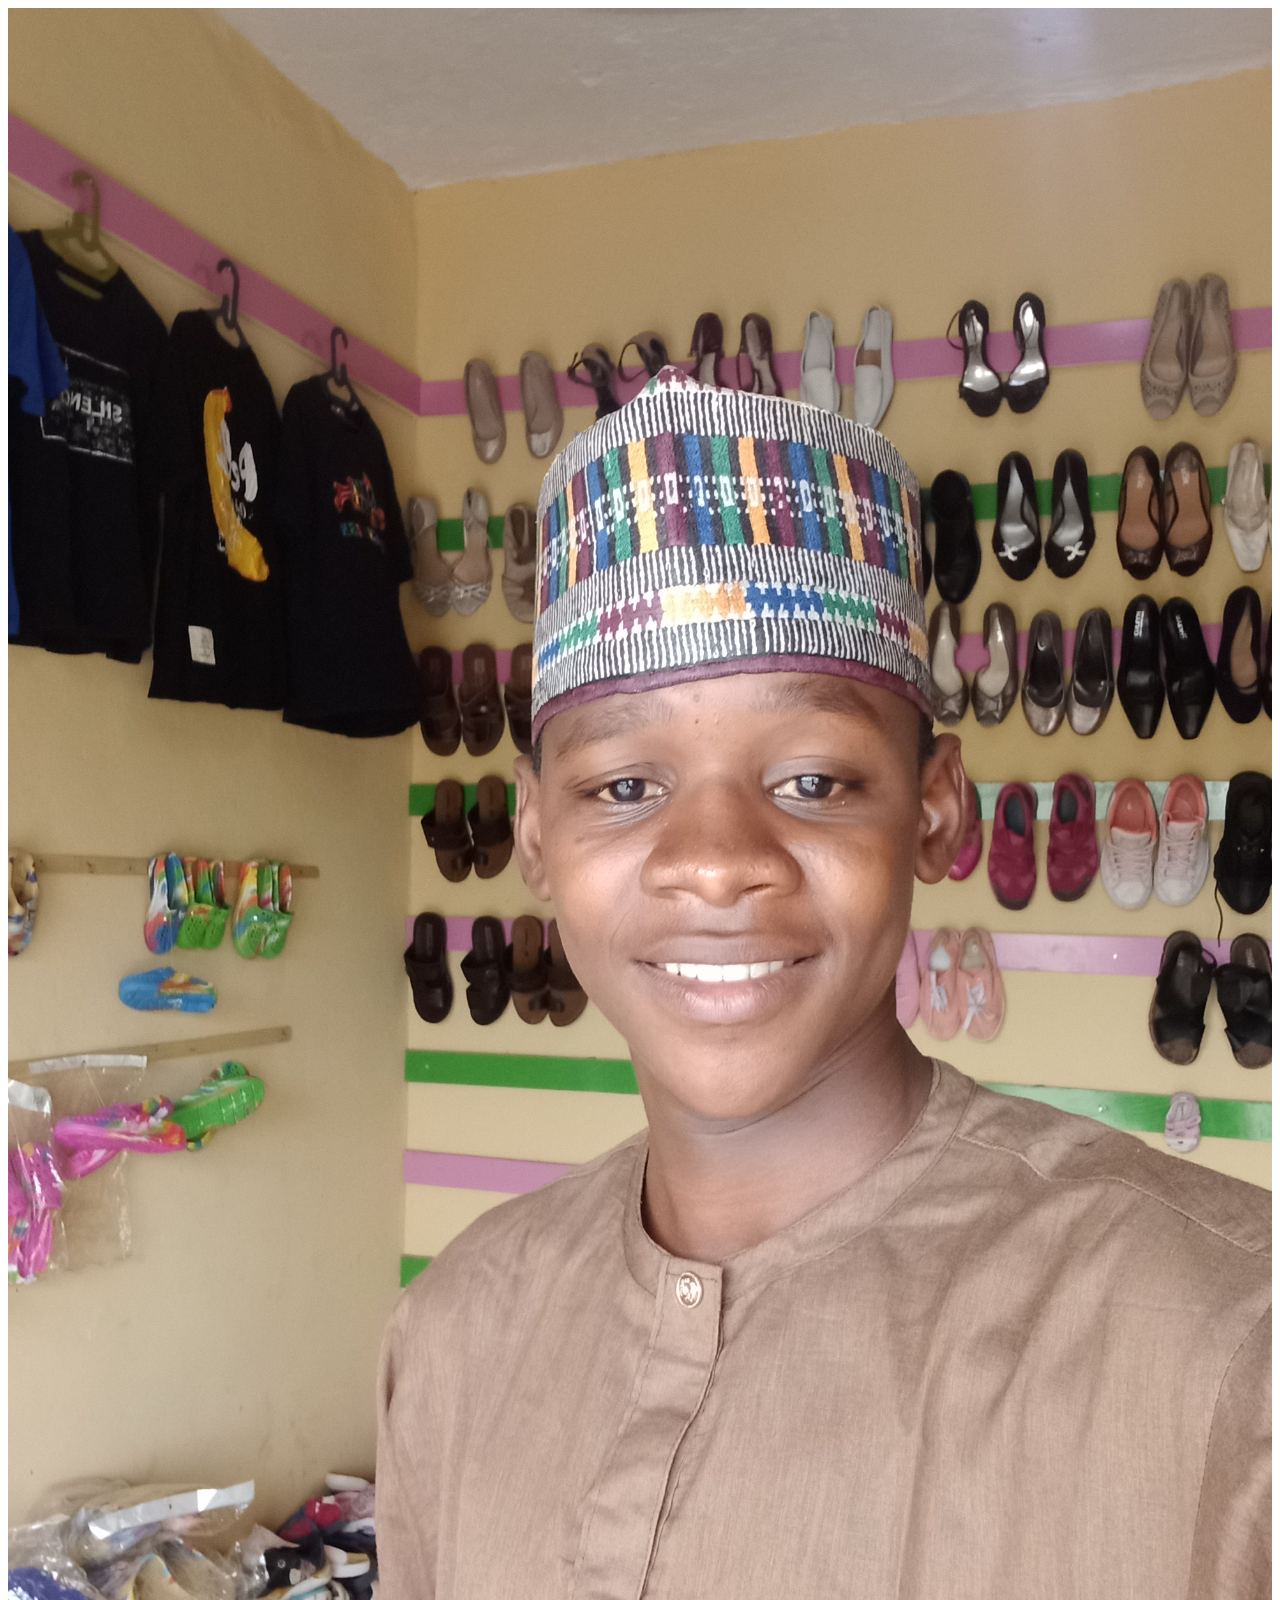
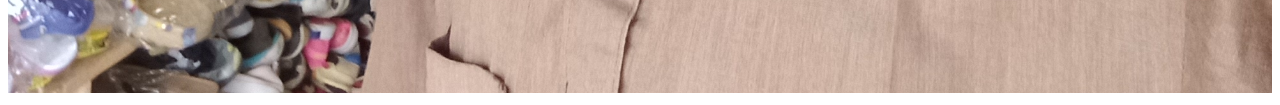
<file: test.html>
<!-- <!DOCTYPE html>
<html lang="en">
<head>
  <meta charset="UTF-8">
  <meta name="viewport" content="width=device-width, initial-scale=1.0">
  <title>Display Anchor List</title>
  <link rel="stylesheet" href="styles.css">
  <style>
    /* styles.css */
#anchorList {
  display: none;
  margin-top: 10px;
}

a {
  display: block;
  margin-bottom: 10px;
  color: blue;
  text-decoration: none;
}

a:hover {
  text-decoration: underline;
}

.hidden {
  display: none;
}

  </style>
</head>
<body>
  <button id="toggleButton">Show Links</button>
  
  <div id="anchorList" class="hidden">
    <a href="#link1">Link 1</a>
    <a href="#link2">Link 2</a>
    <a href="#link3">Link 3</a>
  </div>

  <script src="./JS/index.js"></script>
</body>
</html> -->


<!DOCTYPE html>
<html lang="en">
<head>
    <meta charset="UTF-8">
    <meta name="viewport" content="width=device-width, initial-scale=1.0">
    <title>Auto Image Slider</title>
    <style>
        #image-container img {
            width: 100%;
            height: auto;
        }
    </style>
</head>
<body>
    <div id="image-container">
        <img id="slider-image" src="./image/pic3.jpg" alt="Image 1">
    </div>

    <script>
       // Function to adjust layout based on window size
       function adjustLayout() {
            const content = document.getElementById('content');

            if (window.innerWidth <= 767) {
                // For small screens (mobile), stack boxes vertically
                content.style.flexDirection = 'column';
            } else {
                // For larger screens (tablet and desktop), display boxes in a row
                content.style.flexDirection = 'row';
            }
        }

        // Run the function when the window is resized
        window.addEventListener('resize', adjustLayout);

        // Run the function when the page loads
        window.addEventListener('load', adjustLayout);
        // Array of image sources
        const images = ['./image/pic1.jpeg', './image/pic2.jpg', './image/HAJI.webp'];

        let currentIndex = 0;

        // Function to change the image
        function changeImage() {
            currentIndex = (currentIndex + 1) % images.length; // Move to next image, loop back if at end
            document.getElementById('slider-image').src = images[currentIndex]; // Update the image source
        }

        // Automatically change the image every 10 seconds (10000 milliseconds)
        setInterval(changeImage, 10000);
    </script>
</body>
</html>
</file>
